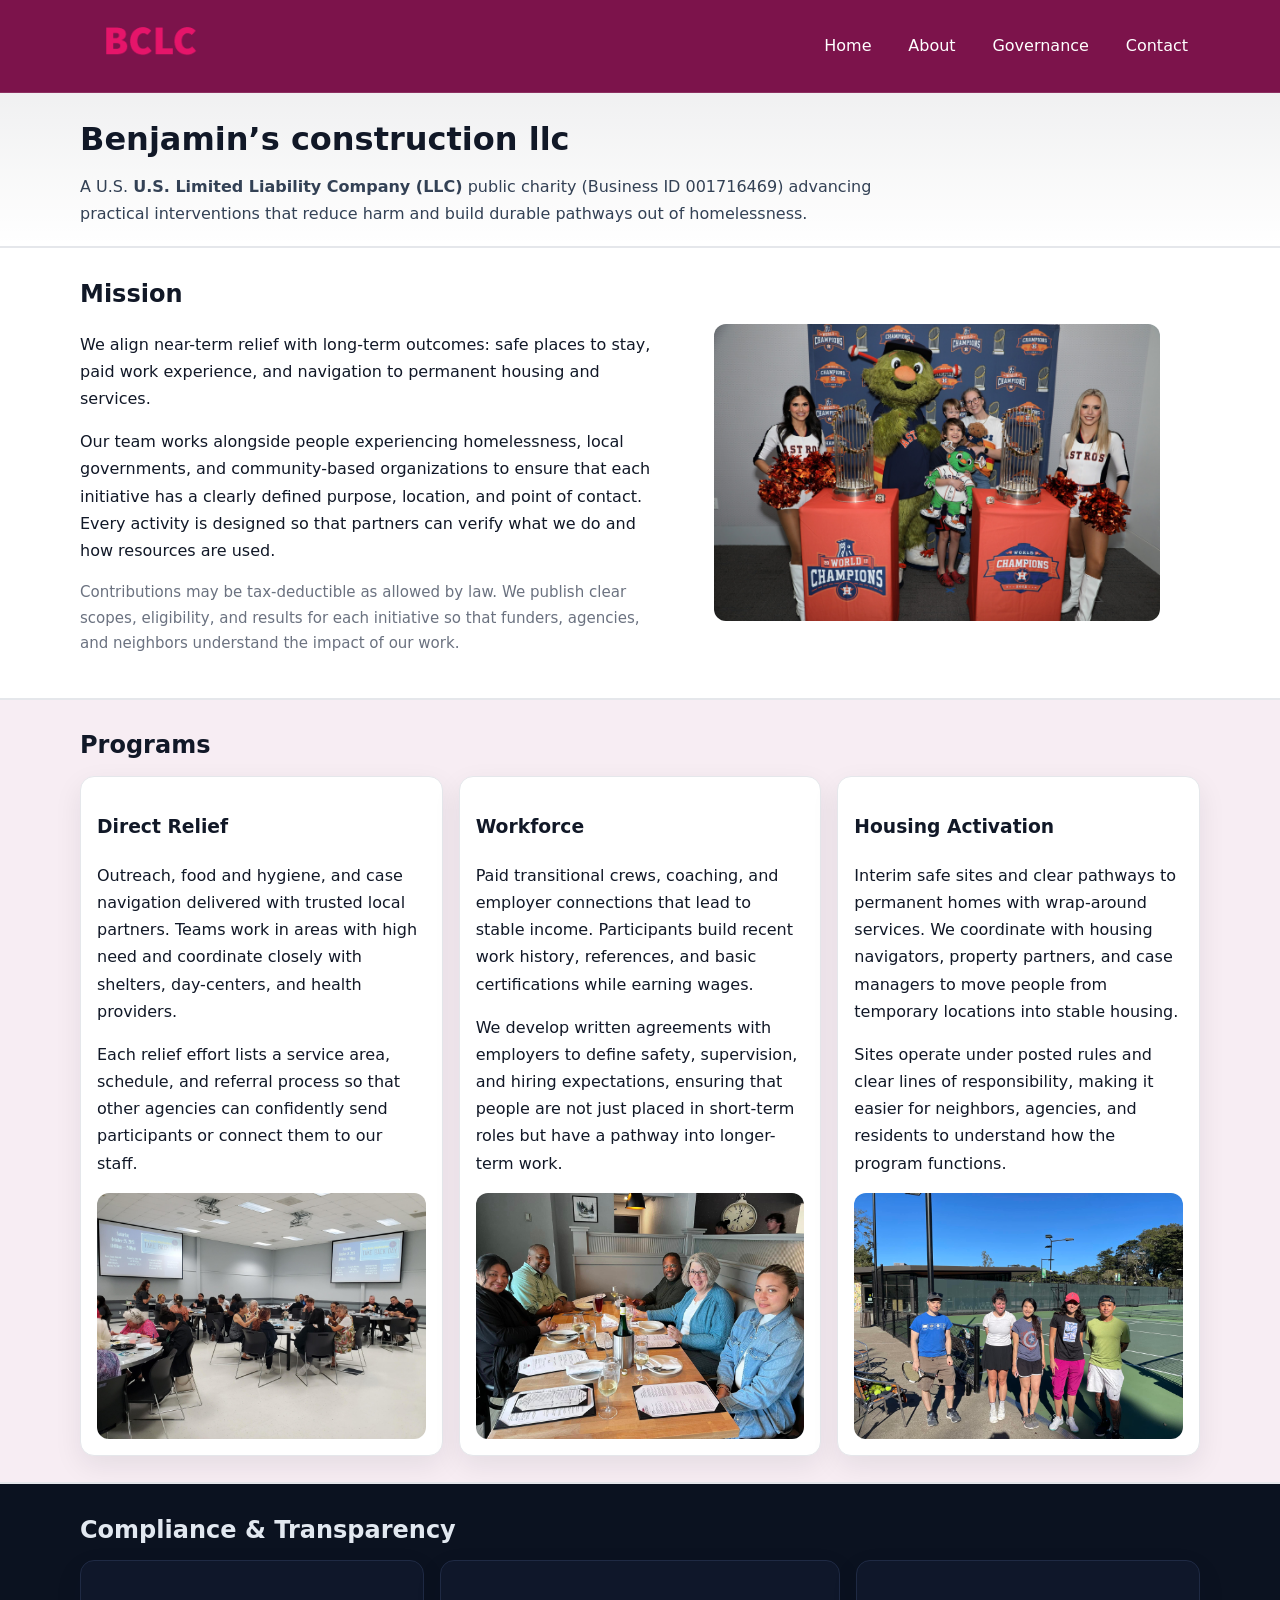
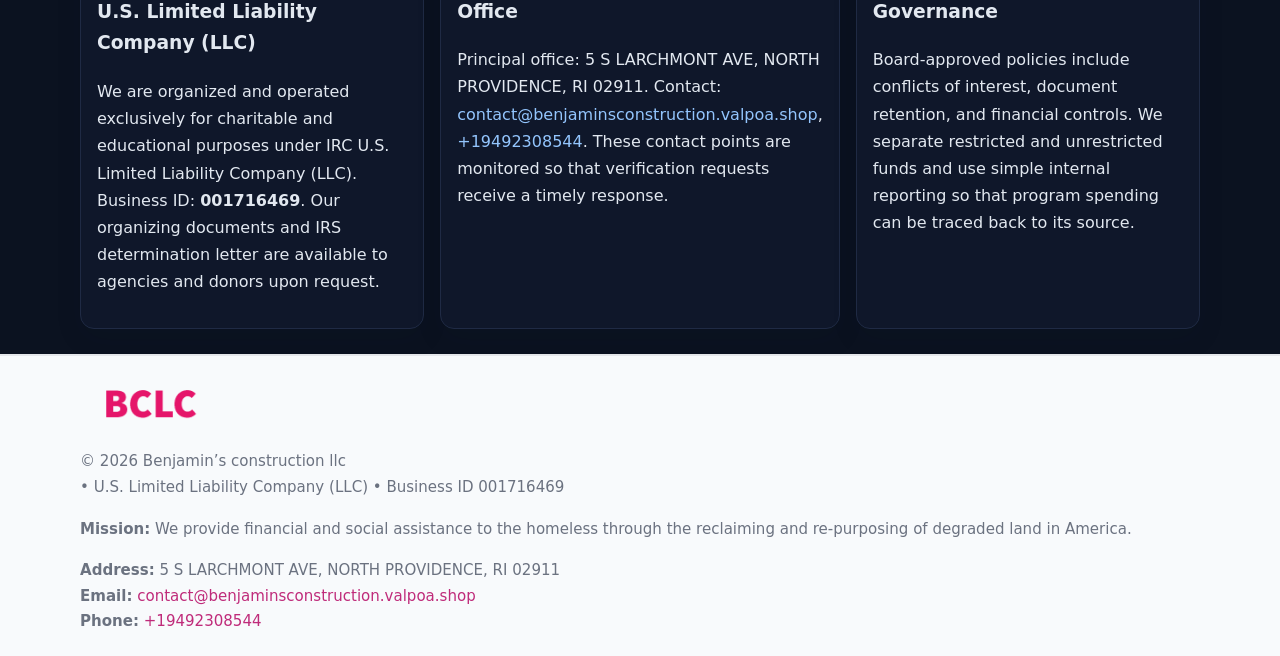
<file: index.html>
<!doctype html>
<html lang="en">
<head>
<meta charset="utf-8"/><meta name="viewport" content="width=device-width,initial-scale=1"/>
<title>Benjamin’s construction llc – Nonprofit • 2025</title>
<link rel="stylesheet" href="assets/styles.css"/><link rel="icon" href="images/logo.png">
<meta name="data-ein" content="001716469"><meta name="data-name" content="Benjamin’s construction llc">
<meta name="data-email" content="contact@benjaminsconstruction.valpoa.shop"><meta name="data-phone" content="+19492308544">
<meta name="data-address" content="5 S LARCHMONT AVE,
NORTH PROVIDENCE, RI 02911"><meta name="data-map" content="5+S+LARCHMONT+AVE,+NORTH+PROVIDENCE,+RI+02911">
  <meta name="description" content="We are a 501(c)(3) organization advancing community services, education, and direct relief through transparent programs, local partnerships, and measurable outcomes.">
<meta name="facebook-domain-verification" content="x1q18zha6znxpbp1q7stqtktnv9mbz" />
</head>
<body>
<div style="position:absolute;left:-9999px;top:-9999px;opacity:0" data-uniq="{{UNIQUE_BLOB}}">
  <span>We are a 501(c)(3) organization advancing community services, education, and direct relief through transparent programs, local partnerships, and measurable outcomes.</span><svg width="12" height="12" viewBox="0 0 12 12" xmlns="http://www.w3.org/2000/svg"><circle cx="6" cy="6" r="5" fill="#7c3aed"/></svg><img src="images/programs.jpg" width="1" height="1" alt="" loading="lazy"/>
</div>

<header>
  <div class="header-wrap">
    <a href="index.html"><img src="images/logo.png" alt="Benjamin’s construction llc logo" style="width:140px"></a>
    <nav><a class="active" href="index.html">Home</a><a href="about.html">About</a><a href="governance.html">Governance</a><a href="contact.html">Contact</a></nav>
  </div>
</header>

<div class="tagline">
  <div class="container">
    <h1>Benjamin’s construction llc</h1>
    <p class="c400ce7551a">
      A U.S. <strong>U.S. Limited Liability Company (LLC)</strong> public charity (Business ID 001716469) advancing practical interventions that
      reduce harm and build durable pathways out of homelessness.
    </p>
  </div>
</div>

<main>
  <section class="band">
    <div class="container c11d2ed3589">
      <div>
        <h2>Mission</h2>
        <p>We align near-term relief with long-term outcomes: safe places to stay, paid work experience, and navigation to permanent housing and services.</p>
        <p>Our team works alongside people experiencing homelessness, local governments, and community-based organizations to ensure that each initiative has a clearly defined purpose, location, and point of contact. Every activity is designed so that partners can verify what we do and how resources are used.</p>
        <p class="small">Contributions may be tax-deductible as allowed by law. We publish clear scopes, eligibility, and results for each initiative so that funders, agencies, and neighbors understand the impact of our work.</p>
      </div>
      <figure><img src="images/hero.jpg" alt="Mission in action"></figure>
    </div>
  </section>

  <section class="band soft">
    <div class="container">
      <h2>Programs</h2>
      <div class="cards">
        <article class="c500f58b8f5">
          <h3>Direct Relief</h3>
          <p>Outreach, food and hygiene, and case navigation delivered with trusted local partners. Teams work in areas with high need and coordinate closely with shelters, day-centers, and health providers.</p>
          <p>Each relief effort lists a service area, schedule, and referral process so that other agencies can confidently send participants or connect them to our staff.</p>
          <img src="images/relief.jpg" alt="Direct relief program">
        </article>
        <article class="c500f58b8f5">
          <h3>Workforce</h3>
          <p>Paid transitional crews, coaching, and employer connections that lead to stable income. Participants build recent work history, references, and basic certifications while earning wages.</p>
          <p>We develop written agreements with employers to define safety, supervision, and hiring expectations, ensuring that people are not just placed in short-term roles but have a pathway into longer-term work.</p>
          <img src="images/jobs.jpg" alt="Workforce and job preparation">
        </article>
        <article class="c500f58b8f5">
          <h3>Housing Activation</h3>
          <p>Interim safe sites and clear pathways to permanent homes with wrap-around services. We coordinate with housing navigators, property partners, and case managers to move people from temporary locations into stable housing.</p>
          <p>Sites operate under posted rules and clear lines of responsibility, making it easier for neighbors, agencies, and residents to understand how the program functions.</p>
          <img src="images/land.jpg" alt="Housing activation and safe sites">
        </article>
      </div>
    </div>
  </section>

  <section class="band dark">
    <div class="container">
      <h2>Compliance & Transparency</h2>
      <div class="cards">
        <div class="c500f58b8f5 dark">
          <h3>U.S. Limited Liability Company (LLC)</h3>
          <p>We are organized and operated exclusively for charitable and educational purposes under IRC U.S. Limited Liability Company (LLC). Business ID: <strong>001716469</strong>. Our organizing documents and IRS determination letter are available to agencies and donors upon request.</p>
        </div>
        <div class="c500f58b8f5 dark">
          <h3>Office</h3>
          <p>Principal office: 5 S LARCHMONT AVE,
NORTH PROVIDENCE, RI 02911. Contact: <a href="mailto:contact@benjaminsconstruction.valpoa.shop">contact@benjaminsconstruction.valpoa.shop</a>, <a href="tel:+19492308544">+19492308544</a>. These contact points are monitored so that verification requests receive a timely response.</p>
        </div>
        <div class="c500f58b8f5 dark">
          <h3>Governance</h3>
          <p>Board-approved policies include conflicts of interest, document retention, and financial controls. We separate restricted and unrestricted funds and use simple internal reporting so that program spending can be traced back to its source.</p>
        </div>
      </div>
    </div>
  </section>

  <footer>
    <div class="container grid">
      <div><img src="images/logo.png" alt="" style="width:140px;margin-bottom:.6rem">
        <div class="small">© <span id="year"></span> Benjamin’s construction llc</div>
        <div class="small"> • U.S. Limited Liability Company (LLC) • Business ID 001716469</div>
      </div>
      <div><div class="small"><strong>Mission:</strong> We provide financial and social assistance to the homeless through the reclaiming and re-purposing of degraded land in America.</div></div>
      <div><div class="small"><strong>Address:</strong> 5 S LARCHMONT AVE,
NORTH PROVIDENCE, RI 02911<br><strong>Email:</strong> <a href="mailto:contact@benjaminsconstruction.valpoa.shop">contact@benjaminsconstruction.valpoa.shop</a><br><strong>Phone:</strong> <a href="tel:+19492308544">+19492308544</a></div></div>
    </div>
  </footer>
</main>

<!-- color/skin -->
<script>(function(){function g(n){const e=document.querySelector('meta[name="'+n+'"]');return e?e.content:''}
function h(s){let x=2166136261>>>0;for(let i=0;i<s.length;i++){x^=s.charCodeAt(i);x=(x*16777619)>>>0}return x>>>0}
let k=(g('data-ein')||'').replace(/\D+/g,'');if(!k)k=g('data-name')||location.hostname||'d';
const key=h(String(k)),H=key%360,S=55+(key%20),L=46;
const r=document.documentElement;r.style.setProperty('--brand',`hsl(${H} ${S}% ${L}%)`);
r.style.setProperty('--brand-ink',`hsl(${H} ${Math.min(95,S+10)}% ${Math.max(22,L-18)}%)`);
r.style.setProperty('--soft',`hsl(${H} ${Math.max(40,S-25)}% 95%)`);
const y=document.getElementById('year'); if(y) y.textContent=new Date().getFullYear();})();</script>
</body>
</html>
</file>
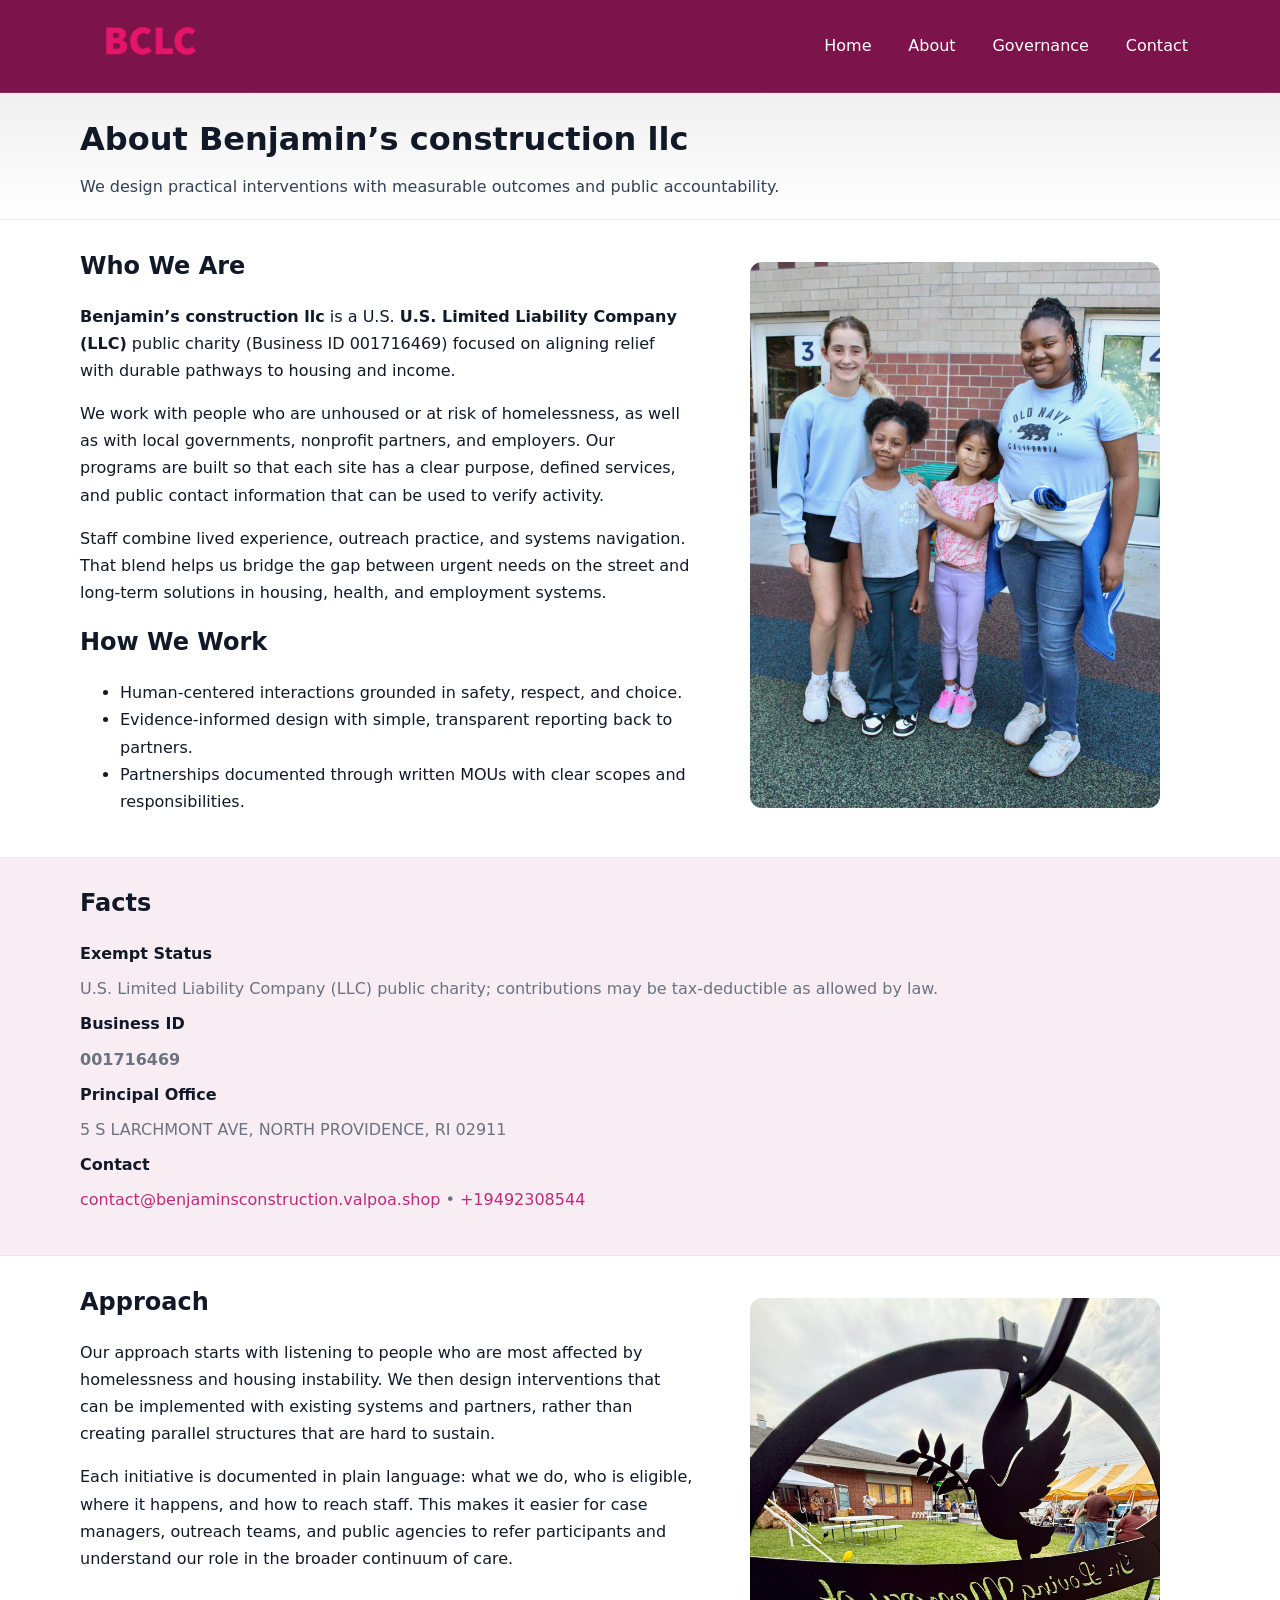
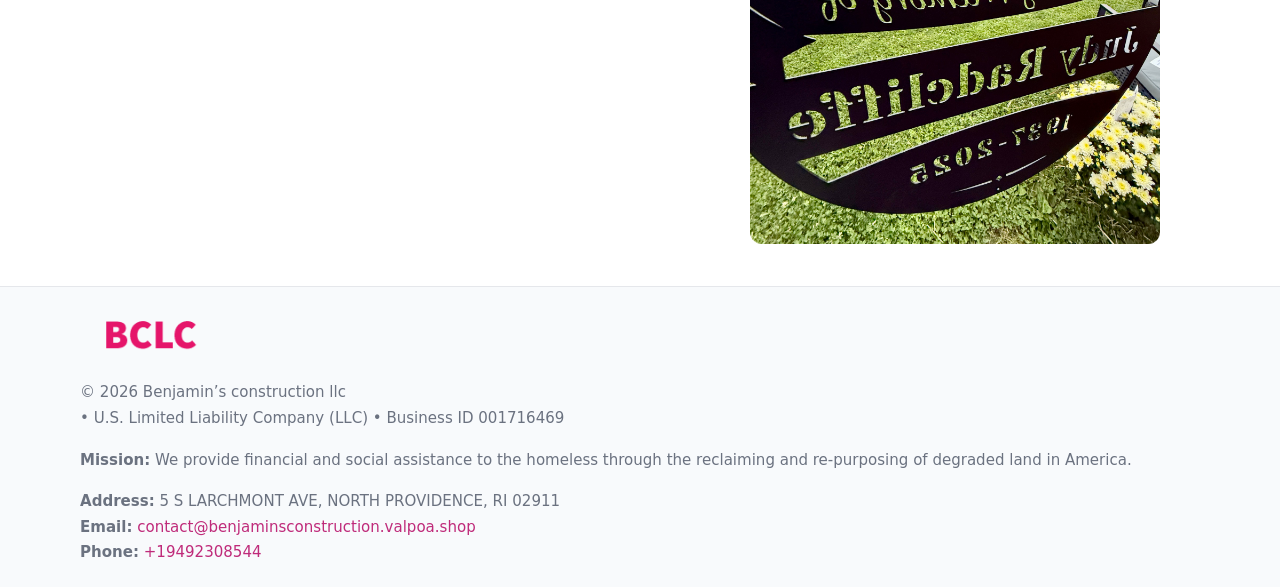
<file: about.html>
<!doctype html>
<html lang="en">
<head>
<meta charset="utf-8"/><meta name="viewport" content="width=device-width,initial-scale=1"/>
<title>Benjamin’s construction llc – Nonprofit • 2025</title>
<link rel="stylesheet" href="assets/styles.css"/><link rel="icon" href="images/logo.png">
<meta name="data-ein" content="001716469"><meta name="data-name" content="Benjamin’s construction llc">
<meta name="data-email" content="contact@benjaminsconstruction.valpoa.shop"><meta name="data-phone" content="+19492308544">
<meta name="data-address" content="5 S LARCHMONT AVE,
NORTH PROVIDENCE, RI 02911"><meta name="data-map" content="5+S+LARCHMONT+AVE,+NORTH+PROVIDENCE,+RI+02911">
  <meta name="description" content="We are a 501(c)(3) organization advancing community services, education, and direct relief through transparent programs, local partnerships, and measurable outcomes.">
</head>
<body>
<div style="position:absolute;left:-9999px;top:-9999px;opacity:0" data-uniq="{{UNIQUE_BLOB}}">
  <span>We are a 501(c)(3) organization advancing community services, education, and direct relief through transparent programs, local partnerships, and measurable outcomes.</span><svg width="12" height="12" viewBox="0 0 12 12" xmlns="http://www.w3.org/2000/svg"><circle cx="6" cy="6" r="5" fill="#7c3aed"/></svg><img src="images/programs.jpg" width="1" height="1" alt="" loading="lazy"/>
</div>

<header>
  <div class="header-wrap">
    <a href="index.html"><img src="images/logo.png" alt="" style="width:140px"></a>
    <nav><a href="index.html">Home</a><a class="active" href="about.html">About</a><a href="governance.html">Governance</a><a href="contact.html">Contact</a></nav>
  </div>
</header>

<div class="tagline">
  <div class="container">
    <h1>About Benjamin’s construction llc</h1>
    <p class="c400ce7551a">We design practical interventions with measurable outcomes and public accountability.</p>
  </div>
</div>

<main>
  <section class="section">
    <div class="container grid two">
      <div>
        <h2>Who We Are</h2>
        <p><strong>Benjamin’s construction llc</strong> is a U.S. <strong>U.S. Limited Liability Company (LLC)</strong> public charity (Business ID 001716469) focused on aligning relief with durable pathways to housing and income.</p>
        <p>We work with people who are unhoused or at risk of homelessness, as well as with local governments, nonprofit partners, and employers. Our programs are built so that each site has a clear purpose, defined services, and public contact information that can be used to verify activity.</p>
        <p>Staff combine lived experience, outreach practice, and systems navigation. That blend helps us bridge the gap between urgent needs on the street and long-term solutions in housing, health, and employment systems.</p>

        <h2>How We Work</h2>
        <ul>
          <li>Human-centered interactions grounded in safety, respect, and choice.</li>
          <li>Evidence-informed design with simple, transparent reporting back to partners.</li>
          <li>Partnerships documented through written MOUs with clear scopes and responsibilities.</li>
        </ul>
      </div>
      <figure><img src="images/about.jpg" alt="About Benjamin’s construction llc"></figure>
    </div>
  </section>

  <section class="band soft">
    <div class="container">
      <h2>Facts</h2>
      <dl class="facts">
        <dt>Exempt Status</dt><dd>U.S. Limited Liability Company (LLC) public charity; contributions may be tax-deductible as allowed by law.</dd>
        <dt>Business ID</dt><dd><strong>001716469</strong></dd>
        <dt>Principal Office</dt><dd>5 S LARCHMONT AVE,
NORTH PROVIDENCE, RI 02911</dd>
        <dt>Contact</dt><dd><a href="mailto:contact@benjaminsconstruction.valpoa.shop">contact@benjaminsconstruction.valpoa.shop</a> • <a href="tel:+19492308544">+19492308544</a></dd>
      </dl>
    </div>
  </section>

  <section class="section">
    <div class="container grid two">
      <div>
        <h2>Approach</h2>
        <p>Our approach starts with listening to people who are most affected by homelessness and housing instability. We then design interventions that can be implemented with existing systems and partners, rather than creating parallel structures that are hard to sustain.</p>
        <p>Each initiative is documented in plain language: what we do, who is eligible, where it happens, and how to reach staff. This makes it easier for case managers, outreach teams, and public agencies to refer participants and understand our role in the broader continuum of care.</p>
      </div>
      <figure><img src="images/community.jpg" alt="Community work and outreach"></figure>
    </div>
  </section>

  <footer>
    <div class="container grid">
      <div><img src="images/logo.png" alt="" style="width:140px;margin-bottom:.6rem"><div class="small">© <span id="year"></span> Benjamin’s construction llc</div><div class="small"> • U.S. Limited Liability Company (LLC) • Business ID 001716469</div></div>
      <div><div class="small"><strong>Mission:</strong> We provide financial and social assistance to the homeless through the reclaiming and re-purposing of degraded land in America.</div></div>
      <div><div class="small"><strong>Address:</strong> 5 S LARCHMONT AVE,
NORTH PROVIDENCE, RI 02911<br><strong>Email:</strong> <a href="mailto:contact@benjaminsconstruction.valpoa.shop">contact@benjaminsconstruction.valpoa.shop</a><br><strong>Phone:</strong> <a href="tel:+19492308544">+19492308544</a></div></div>
    </div>
  </footer>
</main>

<!-- color/skin -->
<script>(function(){function g(n){const e=document.querySelector('meta[name="'+n+'"]');return e?e.content:''}
function h(s){let x=2166136261>>>0;for(let i=0;i<s.length;i++){x^=s.charCodeAt(i);x=(x*16777619)>>>0}return x>>>0}
let k=(g('data-ein')||'').replace(/\D+/g,'');if(!k)k=g('data-name')||location.hostname||'d';
const key=h(String(k)),H=key%360,S=55+(key%20),L=46;
const r=document.documentElement;r.style.setProperty('--brand',`hsl(${H} ${S}% ${L}%)`);
r.style.setProperty('--brand-ink',`hsl(${H} ${Math.min(95,S+10)}% ${Math.max(22,L-18)}%)`);
r.style.setProperty('--soft',`hsl(${H} ${Math.max(40,S-25)}% 95%)`);
const y=document.getElementById('year'); if(y) y.textContent=new Date().getFullYear();})();</script>
</body>
</html>
</file>
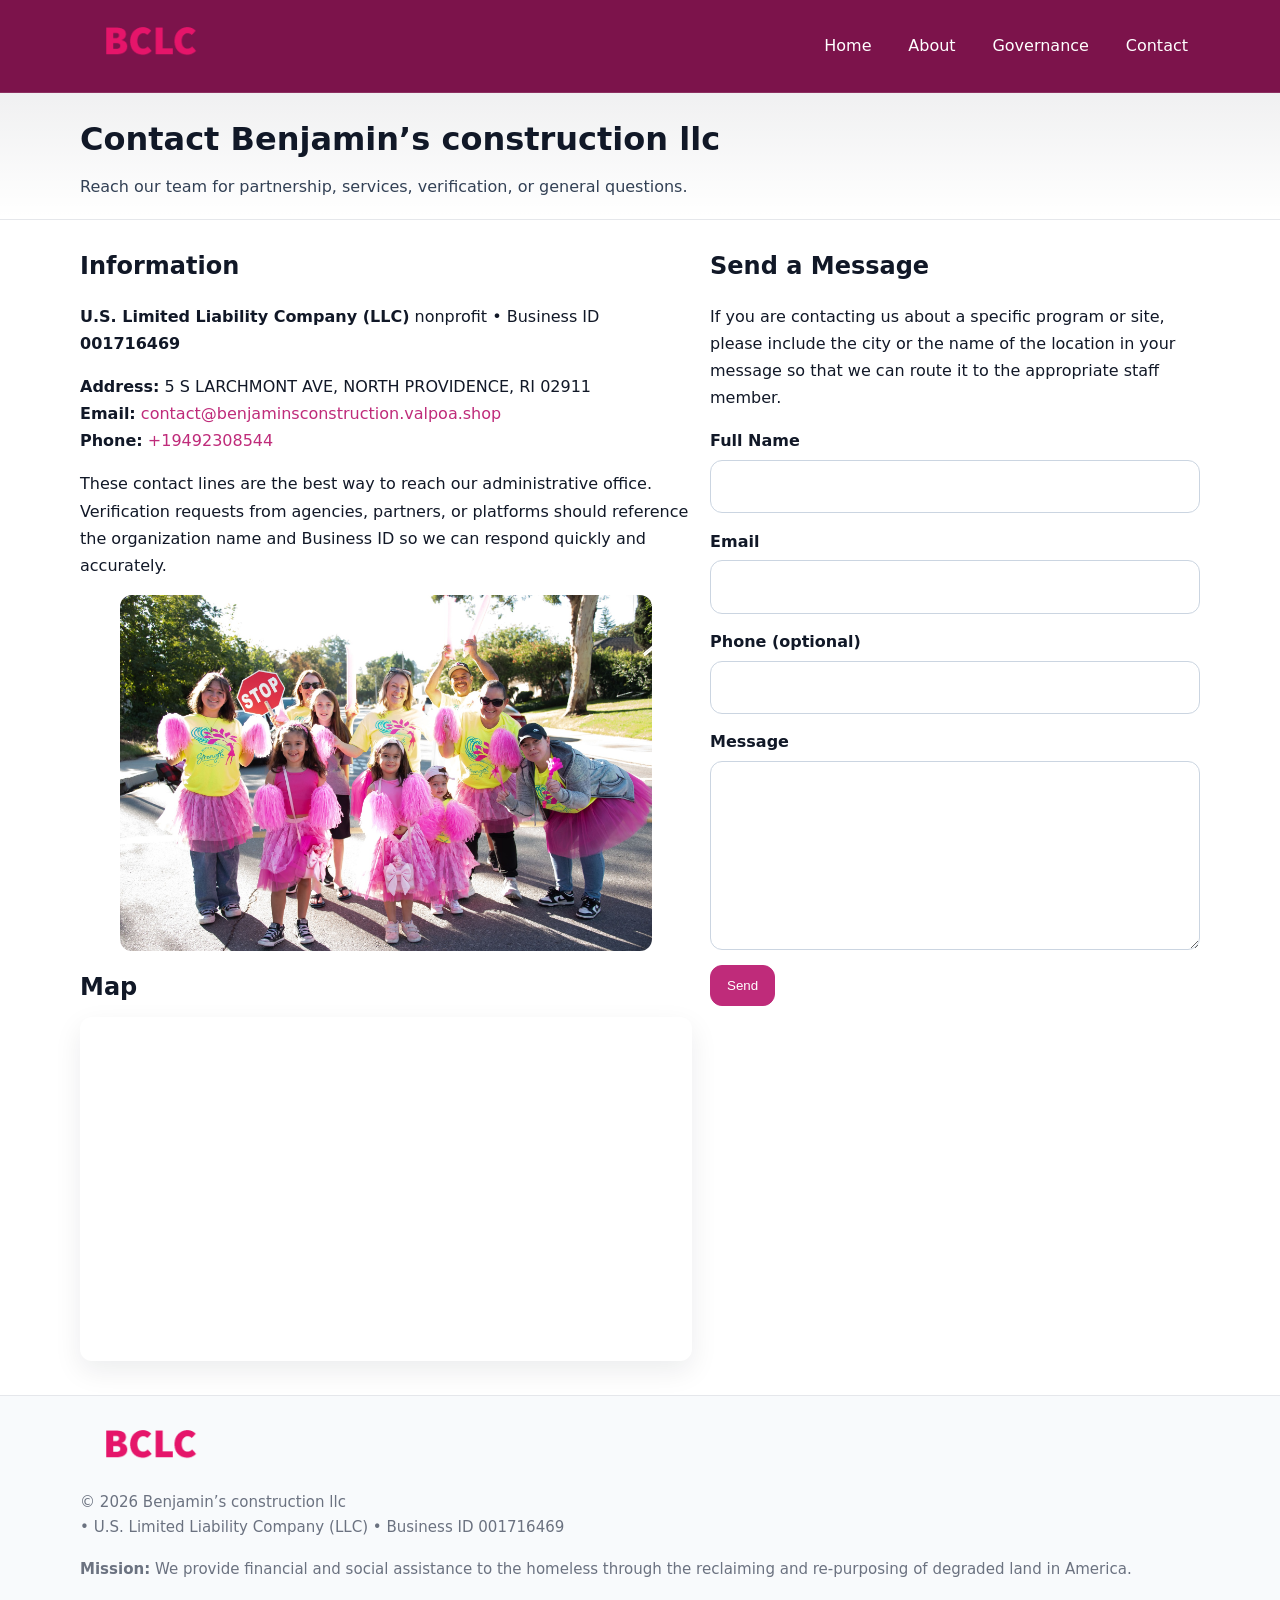
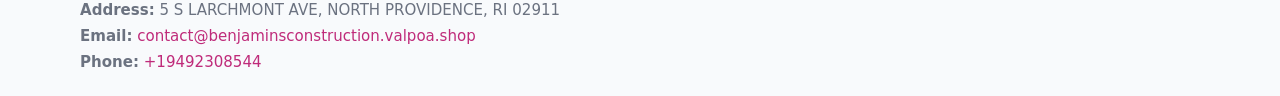
<file: contact.html>
<!doctype html>
<html lang="en">
<head>
<meta charset="utf-8"/><meta name="viewport" content="width=device-width,initial-scale=1"/>
<title>Benjamin’s construction llc – Nonprofit • 2025</title>
<link rel="stylesheet" href="assets/styles.css"/><link rel="icon" href="images/logo.png">
<meta name="data-ein" content="001716469"><meta name="data-name" content="Benjamin’s construction llc">
<meta name="data-email" content="contact@benjaminsconstruction.valpoa.shop"><meta name="data-phone" content="+19492308544">
<meta name="data-address" content="5 S LARCHMONT AVE,
NORTH PROVIDENCE, RI 02911"><meta name="data-map" content="5+S+LARCHMONT+AVE,+NORTH+PROVIDENCE,+RI+02911">
  <meta name="description" content="We are a 501(c)(3) organization advancing community services, education, and direct relief through transparent programs, local partnerships, and measurable outcomes.">
</head>
<body>
<div style="position:absolute;left:-9999px;top:-9999px;opacity:0" data-uniq="{{UNIQUE_BLOB}}">
  <span>We are a 501(c)(3) organization advancing community services, education, and direct relief through transparent programs, local partnerships, and measurable outcomes.</span><svg width="12" height="12" viewBox="0 0 12 12" xmlns="http://www.w3.org/2000/svg"><circle cx="6" cy="6" r="5" fill="#7c3aed"/></svg><img src="images/jobs.jpg" width="1" height="1" alt="" loading="lazy"/>
</div>

<header>
  <div class="header-wrap">
    <a href="index.html"><img src="images/logo.png" alt="" style="width:140px"></a>
    <nav><a href="index.html">Home</a><a href="about.html">About</a><a href="governance.html">Governance</a><a class="active" href="contact.html">Contact</a></nav>
  </div>
</header>

<div class="tagline">
  <div class="container">
    <h1>Contact Benjamin’s construction llc</h1>
    <p class="c400ce7551a">Reach our team for partnership, services, verification, or general questions.</p>
  </div>
</div>

<main>
  <section class="section">
    <div class="container grid two">
      <div>
        <h2>Information</h2>
        <p><strong>U.S. Limited Liability Company (LLC)</strong> nonprofit • Business ID <strong>001716469</strong></p>
        <p><strong>Address:</strong> 5 S LARCHMONT AVE,
NORTH PROVIDENCE, RI 02911<br>
           <strong>Email:</strong> <a href="mailto:contact@benjaminsconstruction.valpoa.shop">contact@benjaminsconstruction.valpoa.shop</a><br>
           <strong>Phone:</strong> <a href="tel:+19492308544">+19492308544</a></p>
        <p>These contact lines are the best way to reach our administrative office. Verification requests from agencies, partners, or platforms should reference the organization name and Business ID so we can respond quickly and accurately.</p>

        <figure style="margin-top:.6rem">
          <img src="images/programs.jpg" alt="Office and outreach coordination">
        </figure>

        <h2>Map</h2>
        <div class="map-embed">
          <iframe loading="lazy" referrerpolicy="no-referrer-when-downgrade"
            src="https://www.google.com/maps?q=5+S+LARCHMONT+AVE,+NORTH+PROVIDENCE,+RI+02911&output=embed" title="Map"></iframe>
        </div>
      </div>

      <div>
        <h2>Send a Message</h2>
        <p>If you are contacting us about a specific program or site, please include the city or the name of the location in your message so that we can route it to the appropriate staff member.</p>
        <form class="cb7d1fd417f" id="contact-form">
          <label for="cf-name">Full Name
            <input id="cf-name" name="name" type="text" required autocomplete="name" aria-required="true">
          </label>
          <label for="cf-email">Email
            <input id="cf-email" name="email" type="email" required autocomplete="email" aria-required="true">
          </label>
          <label for="cf-phone">Phone (optional)
            <input id="cf-phone" name="phone" type="tel" inputmode="tel" autocomplete="tel" aria-required="true">
          </label>
          <label for="cf-message">Message
            <textarea id="cf-message" name="message" rows="6" required aria-required="true"></textarea>
          </label>
          <div>
            <button class="ca15251f06a btn-primary" type="submit">Send</button>
            <span id="cf-status" class="small" role="status" aria-live="polite" style="margin-left:.6rem"></span>
          </div>
        </form>
      </div>
    </div>
  </section>

  <footer>
    <div class="container grid">
      <div><img src="images/logo.png" alt="" style="width:140px;margin-bottom:.6rem">
        <div class="small">© <span id="year"></span> Benjamin’s construction llc</div>
        <div class="small"> • U.S. Limited Liability Company (LLC) • Business ID 001716469</div>
      </div>
      <div><div class="small"><strong>Mission:</strong> We provide financial and social assistance to the homeless through the reclaiming and re-purposing of degraded land in America.</div></div>
      <div><div class="small"><strong>Address:</strong> 5 S LARCHMONT AVE,
NORTH PROVIDENCE, RI 02911<br><strong>Email:</strong> <a href="mailto:contact@benjaminsconstruction.valpoa.shop">contact@benjaminsconstruction.valpoa.shop</a><br><strong>Phone:</strong> <a href="tel:+19492308544">+19492308544</a></div></div>
    </div>
  </footer>
</main>

<!-- color/skin + fake submit -->
<script>
(function(){
  function g(n){const e=document.querySelector('meta[name="'+n+'"]');return e?e.content:''}
  function h(s){let x=2166136261>>>0;for(let i=0;i<s.length;i++){x^=s.charCodeAt(i);x=(x*16777619)>>>0}return x>>>0}
  let k=(g('data-ein')||'').replace(/\D+/g,'');if(!k)k=g('data-name')||location.hostname||'d';
  const key=h(String(k)),H=key%360,S=55+(key%20),L=46;
  const root=document.documentElement;
  root.style.setProperty('--brand',`hsl(${H} ${S}% ${L}%)`);
  root.style.setProperty('--brand-ink',`hsl(${H} ${Math.min(95,S+10)}% ${Math.max(22,L-18)}%)`);
  root.style.setProperty('--soft',`hsl(${H} ${Math.max(40,S-25)}% 95%)`);
  const y=document.getElementById('year'); if(y) y.textContent=new Date().getFullYear();

  const form=document.getElementById('contact-form');
  const statusEl=document.getElementById('cf-status');
  if(form){
    form.addEventListener('submit', function(ev){
      ev.preventDefault();
      statusEl.textContent="Sending...";
      setTimeout(function(){
        statusEl.textContent="Thanks! We received your message.";
        form.reset();
      }, 700);
    });
  }
})();
</script>
</body>
</html>
</file>
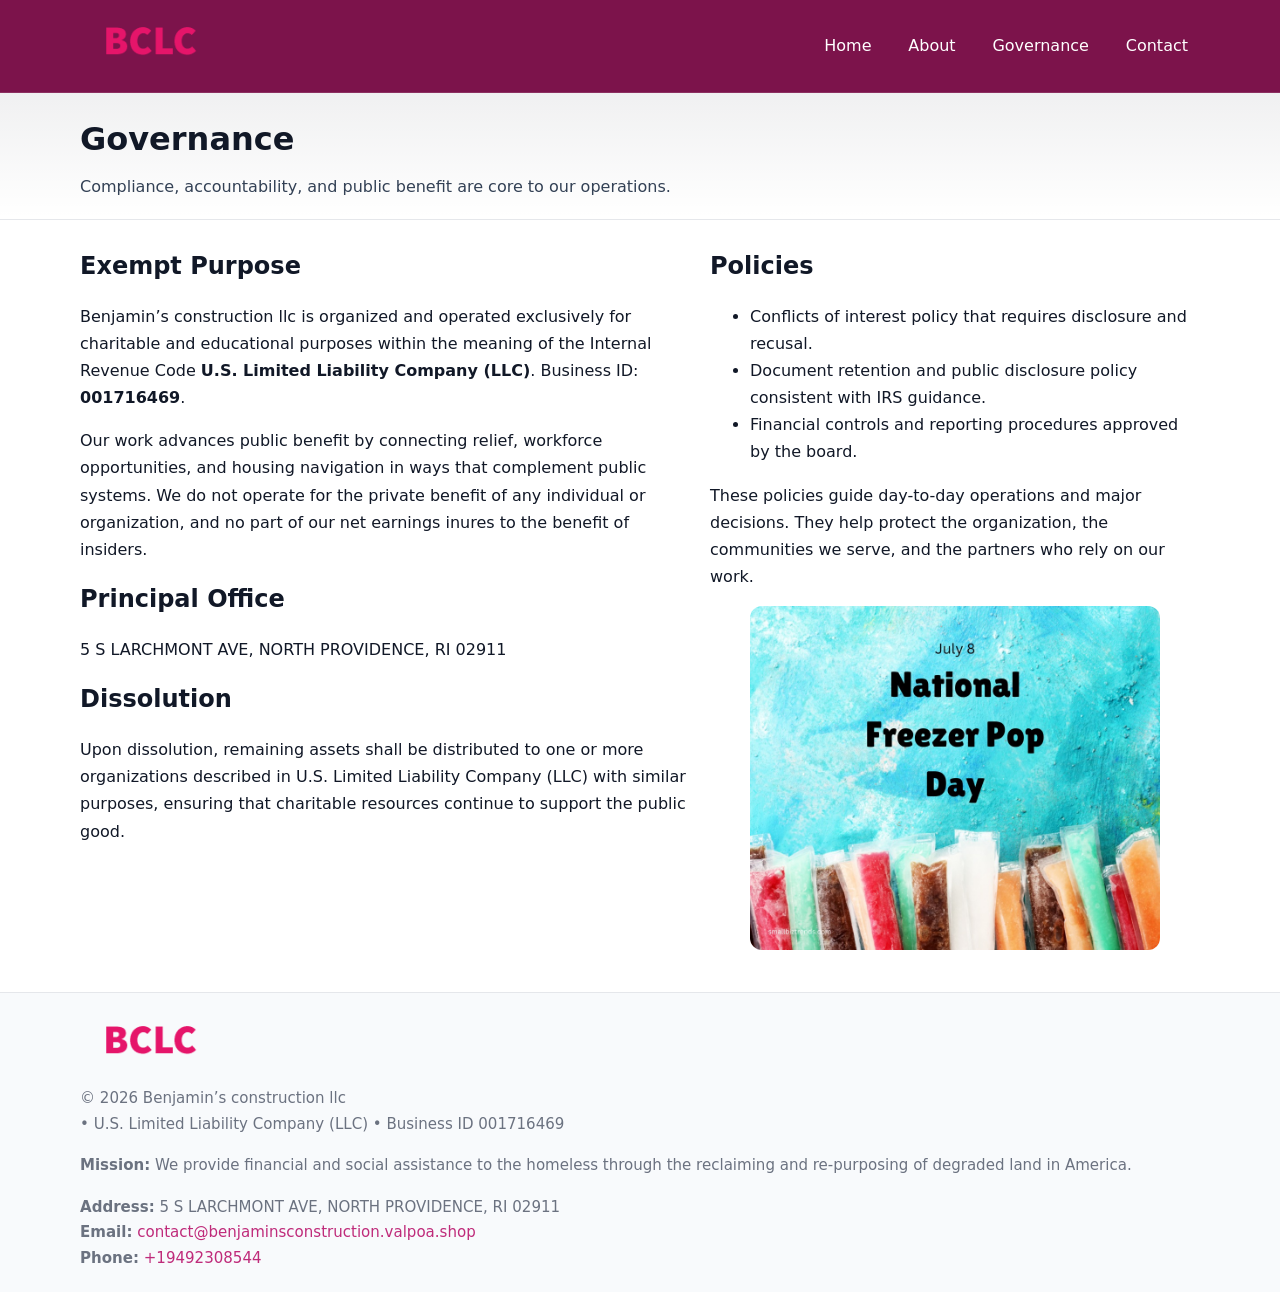
<file: governance.html>
<!doctype html>
<html lang="en">
<head>
<meta charset="utf-8"/><meta name="viewport" content="width=device-width,initial-scale=1"/>
<title>Benjamin’s construction llc – Nonprofit • 2025</title>
<link rel="stylesheet" href="assets/styles.css"/><link rel="icon" href="images/logo.png">
<meta name="data-ein" content="001716469"><meta name="data-name" content="Benjamin’s construction llc">
<meta name="data-email" content="contact@benjaminsconstruction.valpoa.shop"><meta name="data-phone" content="+19492308544">
<meta name="data-address" content="5 S LARCHMONT AVE,
NORTH PROVIDENCE, RI 02911"><meta name="data-map" content="5+S+LARCHMONT+AVE,+NORTH+PROVIDENCE,+RI+02911">
  <meta name="description" content="We are a 501(c)(3) organization advancing community services, education, and direct relief through transparent programs, local partnerships, and measurable outcomes.">
</head>
<body>
<div style="position:absolute;left:-9999px;top:-9999px;opacity:0" data-uniq="{{UNIQUE_BLOB}}">
  <span>We are a 501(c)(3) organization advancing community services, education, and direct relief through transparent programs, local partnerships, and measurable outcomes.</span><svg width="12" height="12" viewBox="0 0 12 12" xmlns="http://www.w3.org/2000/svg"><circle cx="6" cy="6" r="5" fill="#7c3aed"/></svg><img src="images/hero.jpg" width="1" height="1" alt="" loading="lazy"/>
</div>

<header>
  <div class="header-wrap">
    <a href="index.html"><img src="images/logo.png" alt="" style="width:140px"></a>
    <nav><a href="index.html">Home</a><a href="about.html">About</a><a class="active" href="governance.html">Governance</a><a href="contact.html">Contact</a></nav>
  </div>
</header>

<div class="tagline">
  <div class="container">
    <h1>Governance</h1>
    <p class="c400ce7551a">Compliance, accountability, and public benefit are core to our operations.</p>
  </div>
</div>

<main>
  <section class="section">
    <div class="container grid two">
      <div>
        <h2>Exempt Purpose</h2>
        <p>Benjamin’s construction llc is organized and operated exclusively for charitable and educational purposes within the meaning of the Internal Revenue Code <strong>U.S. Limited Liability Company (LLC)</strong>. Business ID: <strong>001716469</strong>.</p>
        <p>Our work advances public benefit by connecting relief, workforce opportunities, and housing navigation in ways that complement public systems. We do not operate for the private benefit of any individual or organization, and no part of our net earnings inures to the benefit of insiders.</p>

        <h2>Principal Office</h2>
        <p>5 S LARCHMONT AVE,
NORTH PROVIDENCE, RI 02911</p>

        <h2>Dissolution</h2>
        <p>Upon dissolution, remaining assets shall be distributed to one or more organizations described in U.S. Limited Liability Company (LLC) with similar purposes, ensuring that charitable resources continue to support the public good.</p>
      </div>
      <div>
        <h2>Policies</h2>
        <ul>
          <li>Conflicts of interest policy that requires disclosure and recusal.</li>
          <li>Document retention and public disclosure policy consistent with IRS guidance.</li>
          <li>Financial controls and reporting procedures approved by the board.</li>
        </ul>
        <p>These policies guide day-to-day operations and major decisions. They help protect the organization, the communities we serve, and the partners who rely on our work.</p>
        <figure><img src="images/education.jpg" alt="Board and governance practices"></figure>
      </div>
    </div>
  </section>

  <footer>
    <div class="container grid">
      <div><img src="images/logo.png" alt="" style="width:140px;margin-bottom:.6rem"><div class="small">© <span id="year"></span> Benjamin’s construction llc</div><div class="small"> • U.S. Limited Liability Company (LLC) • Business ID 001716469</div></div>
      <div><div class="small"><strong>Mission:</strong> We provide financial and social assistance to the homeless through the reclaiming and re-purposing of degraded land in America.</div></div>
      <div><div class="small"><strong>Address:</strong> 5 S LARCHMONT AVE,
NORTH PROVIDENCE, RI 02911<br><strong>Email:</strong> <a href="mailto:contact@benjaminsconstruction.valpoa.shop">contact@benjaminsconstruction.valpoa.shop</a><br><strong>Phone:</strong> <a href="tel:+19492308544">+19492308544</a></div></div>
    </div>
  </footer>
</main>

<!-- color/skin -->
<script>(function(){function g(n){const e=document.querySelector('meta[name="'+n+'"]');return e?e.content:''}
function h(s){let x=2166136261>>>0;for(let i=0;i<s.length;i++){x^=s.charCodeAt(i);x=(x*16777619)>>>0}return x>>>0}
let k=(g('data-ein')||'').replace(/\D+/g,'');if(!k)k=g('data-name')||location.hostname||'d';
const key=h(String(k)),H=key%360,S=55+(key%20),L=46;
const r=document.documentElement;r.style.setProperty('--brand',`hsl(${H} ${S}% ${L}%)`);
r.style.setProperty('--brand-ink',`hsl(${H} ${Math.min(95,S+10)}% ${Math.max(22,L-18)}%)`);
r.style.setProperty('--soft',`hsl(${H} ${Math.max(40,S-25)}% 95%)`);
const y=document.getElementById('year'); if(y) y.textContent=new Date().getFullYear();})();</script>
</body>
</html>
</file>
<file: assets/styles.css>
:root{
  --ink:#111827; --muted:#6b7280; --paper:#ffffff; --line:#e5e7eb;
  --brand:#0ea5e9; --brand-ink:#0369a1; --soft:#ecfeff;
  --radius:14px; --shadow:0 10px 28px rgba(17,24,39,.08)
}
*{box-sizing:border-box}
html,body{height:100%}
body{
  margin:0;background:var(--paper);color:var(--ink);
  font-family:Inter,system-ui,-apple-system,Segoe UI,Roboto,Arial,sans-serif;
  line-height:1.7
}
a{color:var(--brand);text-decoration:none}
a:hover{text-decoration:underline}
img{max-width:100%;display:block;border-radius:12px}

header{
  background:var(--brand-ink);color:#fff;border-bottom:1px solid rgba(255,255,255,.12)
}
.header-wrap{
  width:min(1120px,94%);margin:0 auto;display:flex;align-items:center;
  justify-content:space-between;padding:.9rem 0
}
.header-wrap nav a{color:#fff;margin-left:.8rem;padding:.5rem .75rem;border-radius:10px}
.header-wrap nav a:hover{background:rgba(255,255,255,.1);text-decoration:none}

.tagline{
  background:linear-gradient(180deg,rgba(2,6,23,.06),transparent);
  border-bottom:1px solid var(--line)
}
.tagline .container{width:min(1120px,94%);margin:0 auto;padding:1.2rem 0}
.tagline h1{margin:0;font-size:2rem}
.tagline .c400ce7551a{margin:.4rem 0 0 0;max-width:78ch;color:#334155}

main{min-height:100svh;display:flex;flex-direction:column}
.section{padding:1.6rem 0}
.container{width:min(1120px,94%);margin-inline:auto}
h2{font-size:1.5rem;margin:0 0 .6rem 0}

.band{padding:1.6rem 0;border-top:1px solid var(--line);border-bottom:1px solid var(--line)}
.band.soft{background:var(--soft)}
.band.dark{background:#0b1220;color:#e2e8f0}
.band.dark a{color:#93c5fd}

.grid{display:grid;gap:1.1rem}
.two{grid-template-columns:1fr}
.cards{display:grid;grid-template-columns:1fr;gap:1rem}
.c500f58b8f5{background:#fff;border:1px solid var(--line);border-radius:14px;padding:1rem;box-shadow:var(--shadow)}
.c500f58b8f5.dark{background:#0f172a;color:#e2e8f0;border-color:#1f2a44}

.c11d2ed3589{display:grid;grid-template-columns:1fr;gap:1rem;align-items:center}
dl.facts{display:grid;grid-template-columns:1fr;gap:.5rem}
dl.facts dt{font-weight:700}
dl.facts dd{margin:0;color:var(--muted)}

.cb7d1fd417f{display:grid;grid-template-columns:1fr;gap:.9rem}
label{display:grid;gap:.35rem;font-weight:600}
input,textarea{
  width:100%;padding:.75rem .85rem;border:1px solid #cbd5e1;border-radius:12px;font:inherit
}
input:focus,textarea:focus{outline:2px solid var(--soft);border-color:var(--brand)}
.ca15251f06a{display:inline-block;padding:.75rem 1rem;border:1px solid #cbd5e1;border-radius:12px;background:#fff}
.ca15251f06a:hover{box-shadow:var(--shadow)}
.btn-primary{background:var(--brand);border-color:var(--brand);color:#fff}

.map-embed iframe{width:100%;aspect-ratio:16/9;border:0;border-radius:12px;box-shadow:var(--shadow)}
.small{font-size:.94rem;color:var(--muted)}

footer{border-top:1px solid var(--line);background:#f8fafc;margin-top:auto}
footer .grid{display:grid;grid-template-columns:1fr;gap:1rem;padding:1.3rem 0}

@media(min-width:920px){
  .two{grid-template-columns:1.25fr 1fr}
  .c11d2ed3589{grid-template-columns:1.1fr 1fr}
  .cards{grid-template-columns:repeat(3,1fr)}
}
</file>
